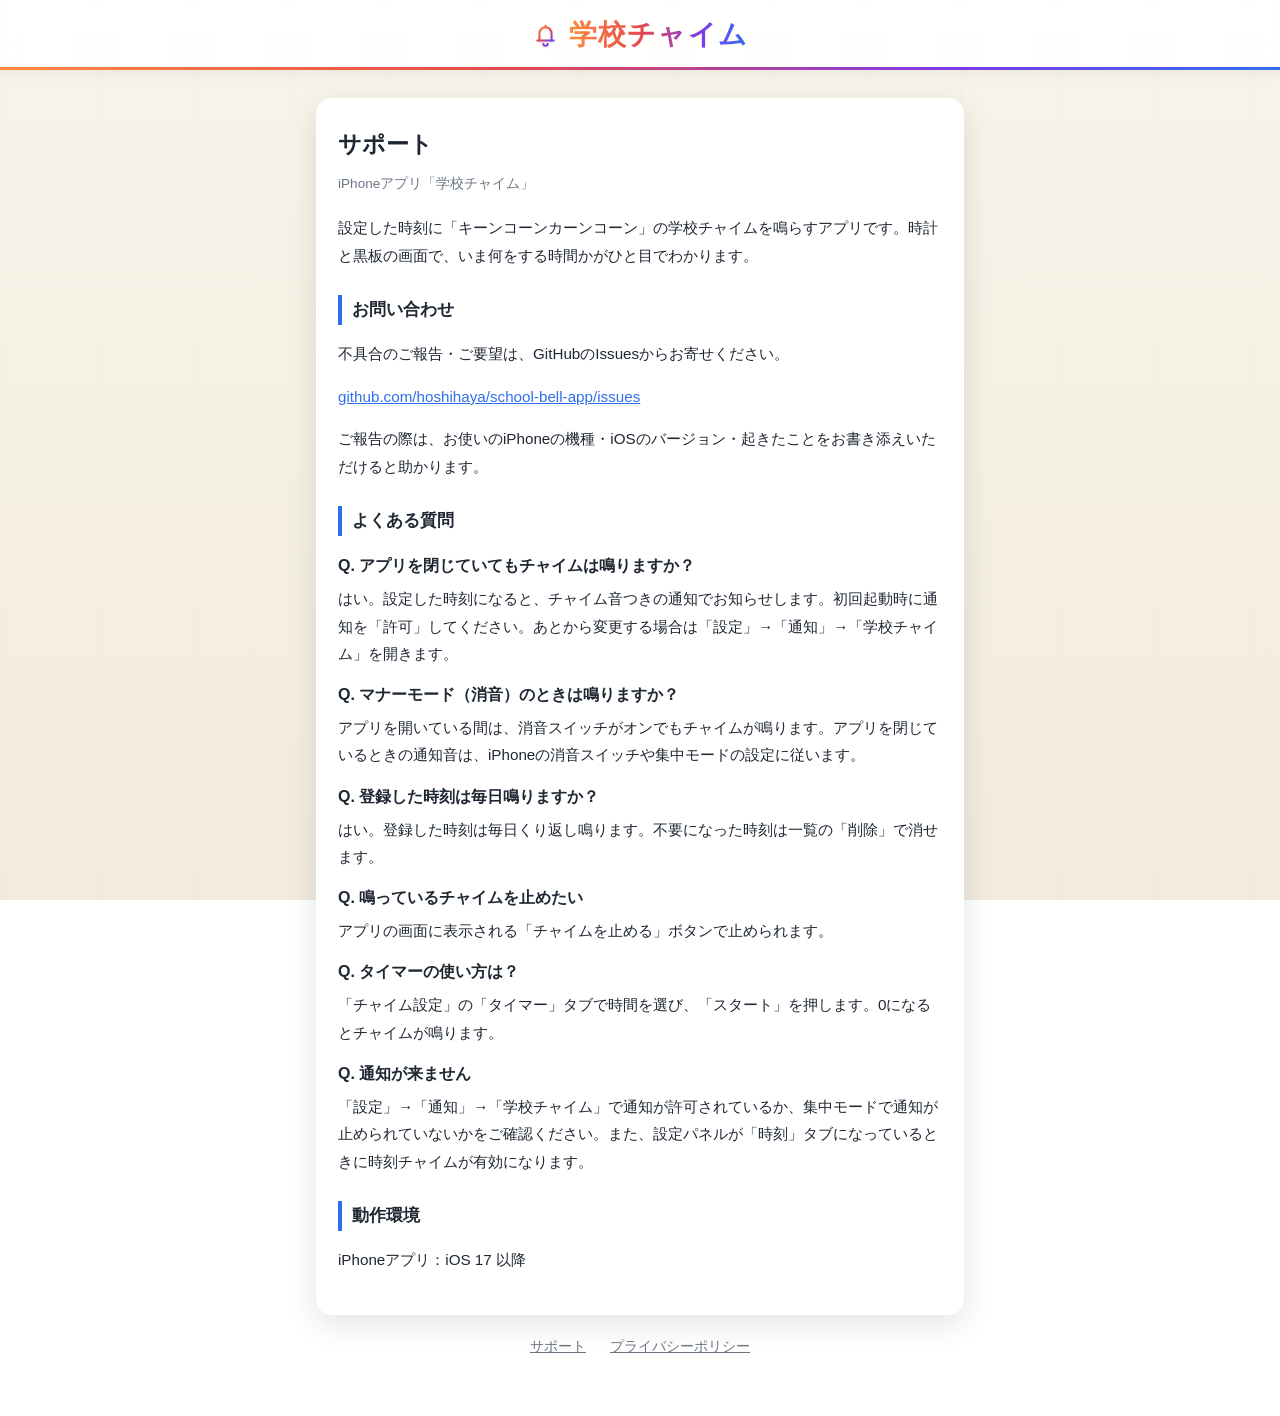
<file: index.html>
<!DOCTYPE html>
<html lang="ja">
<head>
  <meta charset="UTF-8">
  <meta name="viewport" content="width=device-width, initial-scale=1.0">
  <title>サポート｜学校チャイム</title>
  <meta name="description" content="学校チャイムのサポート・よくある質問">
  <link rel="apple-touch-icon" href="apple-touch-icon.png">
  <link rel="stylesheet" href="style.css">
</head>
<body>
  <header class="app-header">
    <div class="app-header-inner">
      <a class="home-link" href="./" aria-label="学校チャイム サポート">
        <svg class="header-icon" viewBox="0 0 24 24" aria-hidden="true">
          <defs><linearGradient id="hgrad" gradientUnits="userSpaceOnUse" x1="4" y1="3" x2="20" y2="21">
            <stop offset="0" stop-color="#ff8a3d"/><stop offset="0.45" stop-color="#e5484d"/>
            <stop offset="0.8" stop-color="#7c3aed"/><stop offset="1" stop-color="#2f6fed"/></linearGradient></defs>
          <g fill="none" stroke="url(#hgrad)" stroke-width="1.7" stroke-linecap="round" stroke-linejoin="round">
            <path d="M12 4.4V3.2"/><path d="M6.6 16.4V10a5.4 5.4 0 0 1 10.8 0v6.4"/><path d="M4.7 16.4h14.6"/><path d="M10 19.2a2 2 0 0 0 4 0"/>
          </g>
        </svg>
        <h1>学校チャイム</h1>
      </a>
    </div>
  </header>
  <main class="doc">
    <div class="doc-card">
      <h2>サポート</h2>
      <p class="updated">iPhoneアプリ「学校チャイム」</p>
      <p>設定した時刻に「キーンコーンカーンコーン」の学校チャイムを鳴らすアプリです。時計と黒板の画面で、いま何をする時間かがひと目でわかります。</p>

      <h3>お問い合わせ</h3>
      <p>不具合のご報告・ご要望は、GitHubのIssuesからお寄せください。</p>
      <p><a href="https://github.com/hoshihaya/school-bell-app/issues" target="_blank" rel="noopener">github.com/hoshihaya/school-bell-app/issues</a></p>
      <p>ご報告の際は、お使いのiPhoneの機種・iOSのバージョン・起きたことをお書き添えいただけると助かります。</p>

      <h3>よくある質問</h3>
      <dl>
        <dt>Q. アプリを閉じていてもチャイムは鳴りますか？</dt>
        <dd>はい。設定した時刻になると、チャイム音つきの通知でお知らせします。初回起動時に通知を「許可」してください。あとから変更する場合は「設定」→「通知」→「学校チャイム」を開きます。</dd>

        <dt>Q. マナーモード（消音）のときは鳴りますか？</dt>
        <dd>アプリを開いている間は、消音スイッチがオンでもチャイムが鳴ります。アプリを閉じているときの通知音は、iPhoneの消音スイッチや集中モードの設定に従います。</dd>

        <dt>Q. 登録した時刻は毎日鳴りますか？</dt>
        <dd>はい。登録した時刻は毎日くり返し鳴ります。不要になった時刻は一覧の「削除」で消せます。</dd>

        <dt>Q. 鳴っているチャイムを止めたい</dt>
        <dd>アプリの画面に表示される「チャイムを止める」ボタンで止められます。</dd>

        <dt>Q. タイマーの使い方は？</dt>
        <dd>「チャイム設定」の「タイマー」タブで時間を選び、「スタート」を押します。0になるとチャイムが鳴ります。</dd>

        <dt>Q. 通知が来ません</dt>
        <dd>「設定」→「通知」→「学校チャイム」で通知が許可されているか、集中モードで通知が止められていないかをご確認ください。また、設定パネルが「時刻」タブになっているときに時刻チャイムが有効になります。</dd>
      </dl>

      <h3>動作環境</h3>
      <p>iPhoneアプリ：iOS 17 以降</p>

    </div>
    <nav class="doc-nav">
      <a href="./">サポート</a>
      <a href="privacy.html">プライバシーポリシー</a>
    </nav>
  </main>
</body>
</html>
</file>
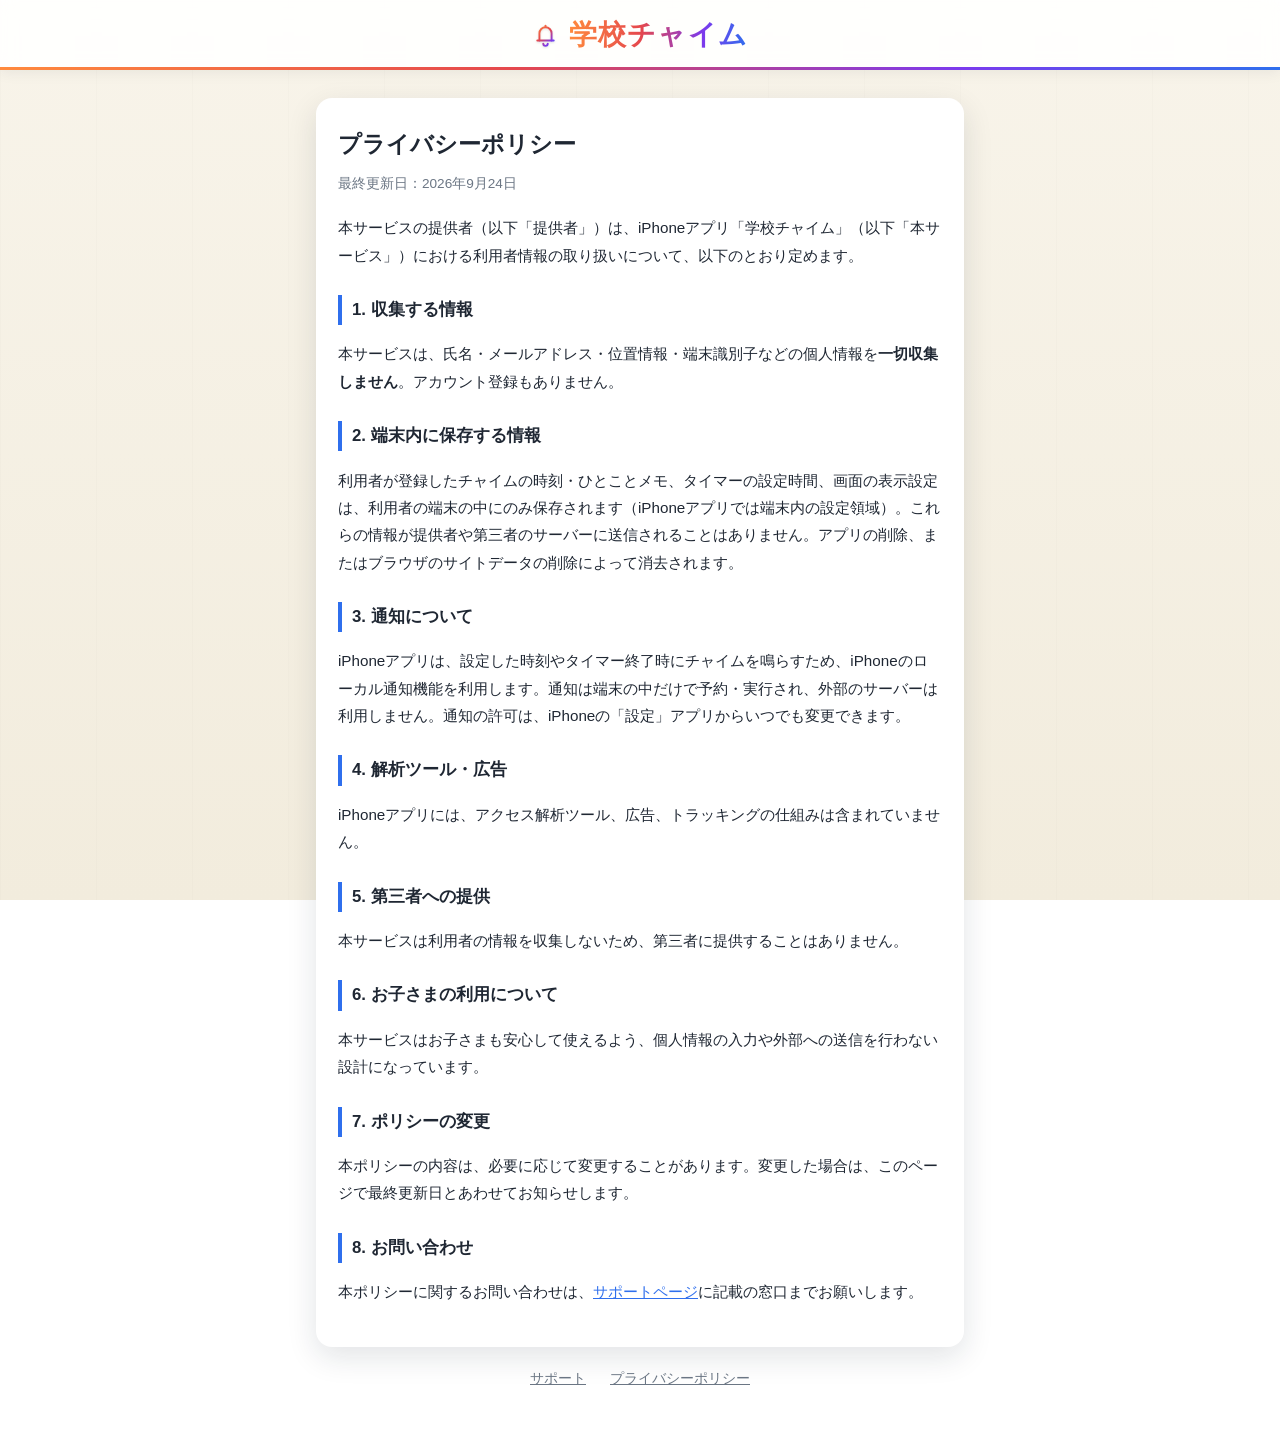
<file: privacy.html>
<!DOCTYPE html>
<html lang="ja">
<head>
  <meta charset="UTF-8">
  <meta name="viewport" content="width=device-width, initial-scale=1.0">
  <title>プライバシーポリシー｜学校チャイム</title>
  <meta name="description" content="学校チャイムのプライバシーポリシー">
  <link rel="apple-touch-icon" href="apple-touch-icon.png">
  <link rel="stylesheet" href="style.css">
</head>
<body>
  <header class="app-header">
    <div class="app-header-inner">
      <a class="home-link" href="./" aria-label="学校チャイム サポート">
        <svg class="header-icon" viewBox="0 0 24 24" aria-hidden="true">
          <defs><linearGradient id="hgrad" gradientUnits="userSpaceOnUse" x1="4" y1="3" x2="20" y2="21">
            <stop offset="0" stop-color="#ff8a3d"/><stop offset="0.45" stop-color="#e5484d"/>
            <stop offset="0.8" stop-color="#7c3aed"/><stop offset="1" stop-color="#2f6fed"/></linearGradient></defs>
          <g fill="none" stroke="url(#hgrad)" stroke-width="1.7" stroke-linecap="round" stroke-linejoin="round">
            <path d="M12 4.4V3.2"/><path d="M6.6 16.4V10a5.4 5.4 0 0 1 10.8 0v6.4"/><path d="M4.7 16.4h14.6"/><path d="M10 19.2a2 2 0 0 0 4 0"/>
          </g>
        </svg>
        <h1>学校チャイム</h1>
      </a>
    </div>
  </header>
  <main class="doc">
    <div class="doc-card">
      <h2>プライバシーポリシー</h2>
      <p class="updated">最終更新日：2026年9月24日</p>
      <p>本サービスの提供者（以下「提供者」）は、iPhoneアプリ「学校チャイム」（以下「本サービス」）における利用者情報の取り扱いについて、以下のとおり定めます。</p>

      <h3>1. 収集する情報</h3>
      <p>本サービスは、氏名・メールアドレス・位置情報・端末識別子などの個人情報を<strong>一切収集しません</strong>。アカウント登録もありません。</p>

      <h3>2. 端末内に保存する情報</h3>
      <p>利用者が登録したチャイムの時刻・ひとことメモ、タイマーの設定時間、画面の表示設定は、利用者の端末の中にのみ保存されます（iPhoneアプリでは端末内の設定領域）。これらの情報が提供者や第三者のサーバーに送信されることはありません。アプリの削除、またはブラウザのサイトデータの削除によって消去されます。</p>

      <h3>3. 通知について</h3>
      <p>iPhoneアプリは、設定した時刻やタイマー終了時にチャイムを鳴らすため、iPhoneのローカル通知機能を利用します。通知は端末の中だけで予約・実行され、外部のサーバーは利用しません。通知の許可は、iPhoneの「設定」アプリからいつでも変更できます。</p>

      <h3>4. 解析ツール・広告</h3>
      <p>iPhoneアプリには、アクセス解析ツール、広告、トラッキングの仕組みは含まれていません。</p>

      <h3>5. 第三者への提供</h3>
      <p>本サービスは利用者の情報を収集しないため、第三者に提供することはありません。</p>

      <h3>6. お子さまの利用について</h3>
      <p>本サービスはお子さまも安心して使えるよう、個人情報の入力や外部への送信を行わない設計になっています。</p>

      <h3>7. ポリシーの変更</h3>
      <p>本ポリシーの内容は、必要に応じて変更することがあります。変更した場合は、このページで最終更新日とあわせてお知らせします。</p>

      <h3>8. お問い合わせ</h3>
      <p>本ポリシーに関するお問い合わせは、<a href="./">サポートページ</a>に記載の窓口までお願いします。</p>

    </div>
    <nav class="doc-nav">
      <a href="./">サポート</a>
      <a href="privacy.html">プライバシーポリシー</a>
    </nav>
  </main>
</body>
</html>
</file>
<file: style.css>
:root {
  --ink: #1f2733;
  --muted: #6b7684;
  --accent: #2f6fed;
  --shadow: 0 10px 30px rgba(20, 30, 50, 0.12);
}
* { box-sizing: border-box; }
body {
  margin: 0;
  font-family: -apple-system, BlinkMacSystemFont, "Hiragino Kaku Gothic ProN", "Noto Sans JP", "Segoe UI", Meiryo, sans-serif;
  background:
    repeating-linear-gradient(90deg, rgba(0,0,0,0.012) 0 1px, transparent 1px 96px),
    linear-gradient(180deg, #f8f4ea 0%, #f2ecdd 100%);
  background-attachment: fixed;
  color: var(--ink);
  min-height: 100vh;
}
.app-header {
  position: sticky; top: 0; z-index: 20;
  background: rgba(255, 255, 255, 0.92);
  backdrop-filter: saturate(1.5) blur(8px);
  -webkit-backdrop-filter: saturate(1.5) blur(8px);
  box-shadow: 0 2px 14px rgba(20, 30, 50, 0.07);
}
.app-header::after {
  content: ''; position: absolute; left: 0; right: 0; bottom: 0; height: 3px;
  background: linear-gradient(90deg, #ff8a3d, #e5484d 40%, #7c3aed 75%, #2f6fed);
}
.app-header-inner { max-width: 680px; margin: 0 auto; padding: 15px 18px; display: flex; align-items: center; justify-content: center; }
.home-link { display: inline-flex; align-items: center; gap: 10px; text-decoration: none; border-radius: 10px; padding: 2px 6px; }
.header-icon { width: 27px; height: 27px; flex: 0 0 auto; filter: drop-shadow(0 1px 1px rgba(0,0,0,0.12)); }
.app-header h1 {
  margin: 0; font-size: 1.72rem; font-weight: 800; letter-spacing: 0.04em;
  background: linear-gradient(90deg, #ff8a3d, #e5484d 40%, #7c3aed 75%, #2f6fed);
  -webkit-background-clip: text; background-clip: text;
  -webkit-text-fill-color: transparent; color: transparent;
}
.doc { max-width: 680px; margin: 0 auto; padding: 28px 16px 60px; }
.doc-card { background: #fff; border-radius: 16px; box-shadow: var(--shadow); padding: 26px 22px; line-height: 1.8; }
.doc h2 { margin: 0 0 6px; font-size: 1.45rem; }
.doc .updated { color: var(--muted); font-size: .85rem; margin: 0 0 18px; }
.doc h3 { font-size: 1.05rem; margin: 26px 0 6px; padding-left: 10px; border-left: 4px solid var(--accent); }
.doc p, .doc li, .doc dd { font-size: .95rem; overflow-wrap: anywhere; }
.doc a { color: var(--accent); }
.doc dt { font-weight: 700; margin-top: 14px; }
.doc dd { margin: 4px 0 0; }
.doc-nav { text-align: center; margin-top: 22px; font-size: .9rem; }
.doc-nav a { color: var(--muted); margin: 0 10px; }
</file>
